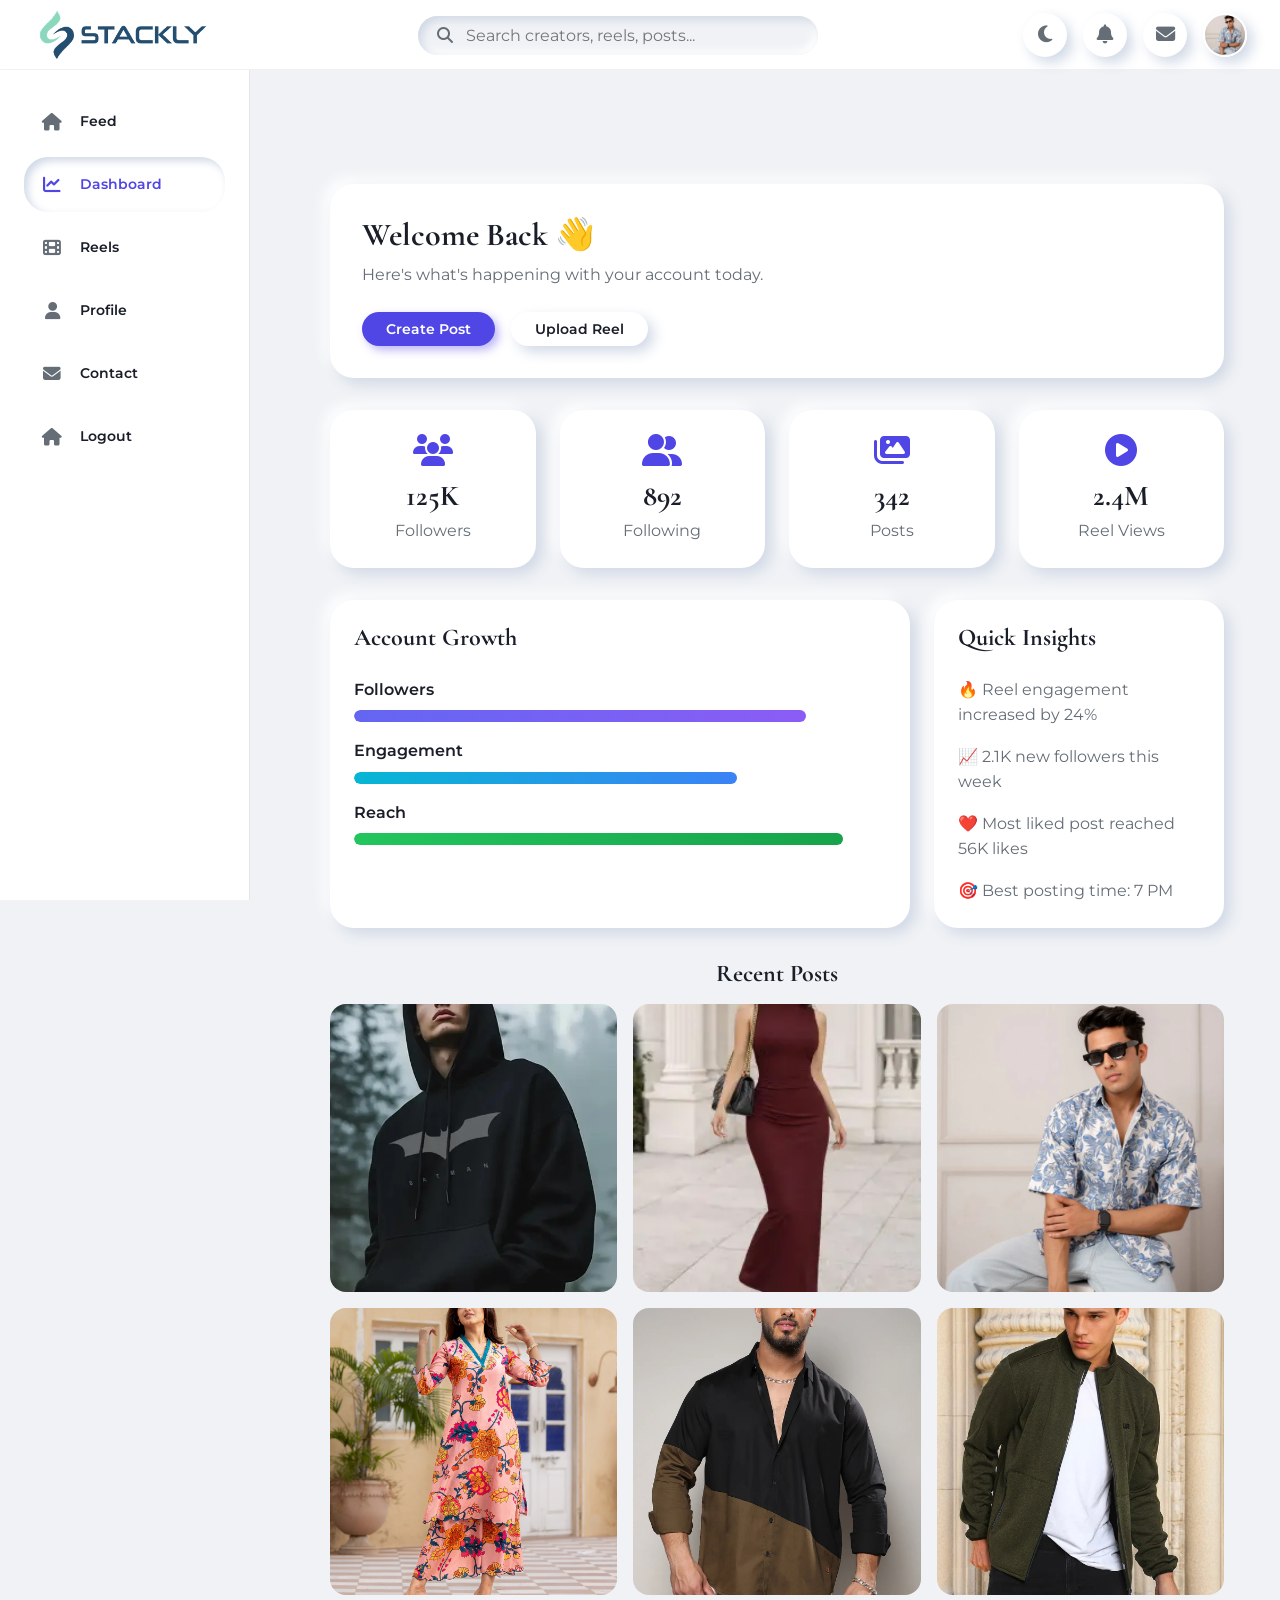
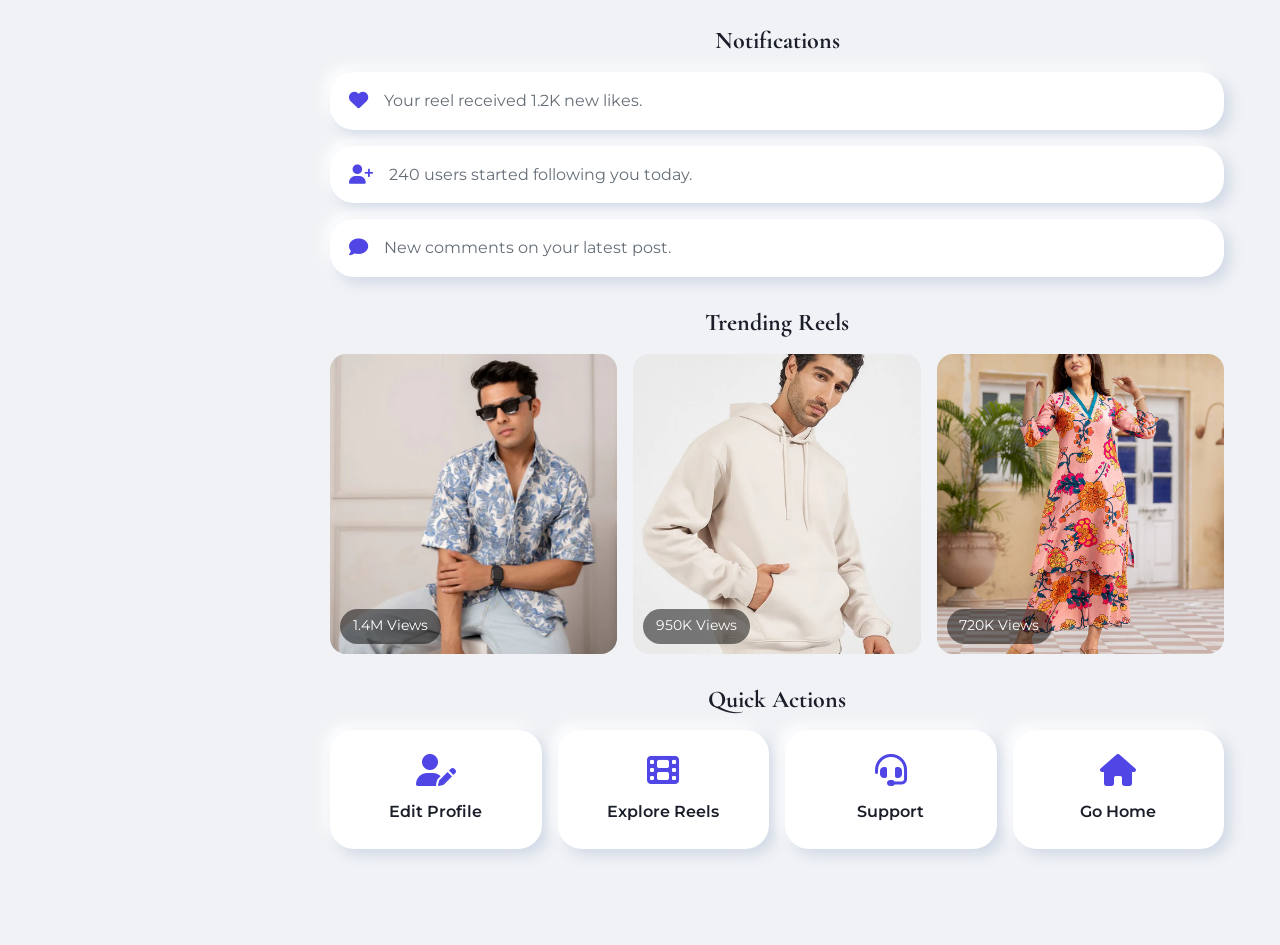
<file: user.html>
<!DOCTYPE html>

<html lang="en">
<head>
    <meta charset="UTF-8">
    <meta name="viewport" content="width=device-width, initial-scale=1.0">
    <title>User Dashboard — StacklyHub</title>


<link rel="preconnect" href="https://fonts.googleapis.com">
<link href="https://fonts.googleapis.com/css2?family=Inter:wght@400;500;600;700;800&display=swap" rel="stylesheet">

<link rel="stylesheet" href="https://cdnjs.cloudflare.com/ajax/libs/font-awesome/6.5.1/css/all.min.css">

<link rel="stylesheet" href="css/common.css">
<link rel="stylesheet" href="css/user.css">


</head>
<body>

<!-- Loader -->

<div class="page-loader">
    <div>
        <div class="loader-logo">StacklyHub</div>
        <div class="loader-spinner"></div>
    </div>
</div>

<!-- Navbar -->

<header class="navbar glass-panel">


<a href="index.html" class="nav-brand">
    <img src="assets/images/stack logo.png" alt="StacklyHub Logo" class="nav-logo">
</a>

<div class="nav-search neu-input-wrapper">
    <i class="fas fa-search"></i>
    <input type="search" class="neu-input" placeholder="Search creators, reels, posts...">
</div>

<div class="nav-actions">

<a href="404.html">
    <button class="icon-btn" id="theme-toggle">
        <i class="fas fa-moon"></i>
    </button>
</a>

<a href="404.html">
    <button class="icon-btn">
        <i class="fas fa-bell"></i>
    </button>
</a>

<a href="404.html">
    <button class="icon-btn">
        <i class="fas fa-envelope"></i>
    </button>
</a>

    <a href="404.html" class="user-profile">
        <img src="assets/images/home 3.webp" alt="Profile" class="avatar">
    </a>

</div>

<button class="hamburger" id="hamburger">
    <i class="fas fa-bars"></i>
</button>


</header>

<div class="app-layout">

<!-- Sidebar -->

<aside class="sidebar-left" id="sidebar-left">

<nav class="nav-links">

    <a href="index.html" class="nav-link">
        <i class="fas fa-home"></i> Feed
    </a>

    <a href="user.html" class="nav-link active">
        <i class="fas fa-chart-line"></i> Dashboard
    </a>

    <a href="explore.html" class="nav-link">
        <i class="fas fa-film"></i> Reels
    </a>

    <a href="profile.html" class="nav-link">
        <i class="fas fa-user"></i> Profile
    </a>

    <a href="contact.html" class="nav-link">
        <i class="fas fa-envelope"></i> Contact
    </a>
 <a href="login.html" class="nav-link">
        <i class="fas fa-home"></i> Logout
    </a>
</nav>


</aside>

<!-- Main Content -->

<main class="dashboard-main">


<!-- Welcome Banner -->
<section class="welcome-banner glass-card">

    <div class="welcome-content">
        <h1>Welcome Back 👋</h1>
        <p>
            Here's what's happening with your account today.
        </p>

        <div class="banner-actions">
            <button class="btn btn-primary">
                Create Post
            </button>

            <button class="btn btn-secondary">
                Upload Reel
            </button>
        </div>
    </div>

</section>

<!-- Stats -->
<section class="dashboard-stats">

    <div class="stat-card glass-card">
        <i class="fas fa-users"></i>
        <h3>125K</h3>
        <p>Followers</p>
    </div>

    <div class="stat-card glass-card">
        <i class="fas fa-user-friends"></i>
        <h3>892</h3>
        <p>Following</p>
    </div>

    <div class="stat-card glass-card">
        <i class="fas fa-images"></i>
        <h3>342</h3>
        <p>Posts</p>
    </div>

    <div class="stat-card glass-card">
        <i class="fas fa-play-circle"></i>
        <h3>2.4M</h3>
        <p>Reel Views</p>
    </div>

</section>

<!-- Analytics -->
<section class="analytics-section">

    <div class="analytics-card glass-card">
        <h2>Account Growth</h2>

        <div class="growth-bars">

            <div class="bar">
                <span>Followers</span>
                <div class="progress">
                    <div class="fill followers"></div>
                </div>
            </div>

            <div class="bar">
                <span>Engagement</span>
                <div class="progress">
                    <div class="fill engagement"></div>
                </div>
            </div>

            <div class="bar">
                <span>Reach</span>
                <div class="progress">
                    <div class="fill reach"></div>
                </div>
            </div>

        </div>

    </div>

    <div class="analytics-card glass-card">
        <h2>Quick Insights</h2>

        <ul class="insight-list">
            <li>🔥 Reel engagement increased by 24%</li>
            <li>📈 2.1K new followers this week</li>
            <li>❤️ Most liked post reached 56K likes</li>
            <li>🎯 Best posting time: 7 PM</li>
        </ul>

    </div>

</section>

<!-- Recent Posts -->
<section class="dashboard-section">

    <div class="section-header">
        <h2>Recent Posts</h2>
    </div>

    <div class="posts-grid">

        <div class="post-card">
            <img src="assets/images/black hodie.webp" alt="">
        </div>

        <div class="post-card">
            <img src="assets/images/eleg.webp" alt="">
        </div>

        <div class="post-card">
            <img src="assets/images/home 3.webp" alt="">
        </div>

        <div class="post-card">
            <img src="assets/images/last.webp" alt="">
        </div>

        <div class="post-card">
            <img src="assets/images/oversize.webp" alt="">
        </div>

        <div class="post-card">
            <img src="assets/images/jacket.webp" alt="">
        </div>

    </div>

</section>

<!-- Notifications -->
<section class="dashboard-section">

    <div class="section-header">
        <h2>Notifications</h2>
    </div>

    <div class="notifications-list">

        <div class="notification glass-card">
            <i class="fas fa-heart"></i>
            <p>Your reel received 1.2K new likes.</p>
        </div>

        <div class="notification glass-card">
            <i class="fas fa-user-plus"></i>
            <p>240 users started following you today.</p>
        </div>

        <div class="notification glass-card">
            <i class="fas fa-comment"></i>
            <p>New comments on your latest post.</p>
        </div>

    </div>

</section>

<!-- Trending Reels -->
<section class="dashboard-section">

    <div class="section-header">
        <h2>Trending Reels</h2>
    </div>

    <div class="reels-grid">

        <div class="reel-card">
            <img src="assets/images/home 3.webp" alt="">
            <span>1.4M Views</span>
        </div>

        <div class="reel-card">
            <img src="assets/images/hoodie.webp" alt="">
            <span>950K Views</span>
        </div>

        <div class="reel-card">
            <img src="assets/images/last.webp" alt="">
            <span>720K Views</span>
        </div>

    </div>

</section>

<!-- Quick Actions -->
<section class="dashboard-section">

    <div class="section-header">
        <h2>Quick Actions</h2>
    </div>

    <div class="actions-grid">

        <a href="profile.html" class="action-card glass-card">
            <i class="fas fa-user-edit"></i>
            <span>Edit Profile</span>
        </a>

        <a href="explore.html" class="action-card glass-card">
            <i class="fas fa-film"></i>
            <span>Explore Reels</span>
        </a>

        <a href="contact.html" class="action-card glass-card">
            <i class="fas fa-headset"></i>
            <span>Support</span>
        </a>

        <a href="index.html" class="action-card glass-card">
            <i class="fas fa-home"></i>
            <span>Go Home</span>
        </a>

    </div>

</section>


</main>

</div>

<script src="js/common.js"></script>

<script src="js/user.js"></script>

</body>
</html>
</file>
<file: css/common.css>
/* ============================================
   StacklyHub — Neumorphism Theme (Stackly-style)
   ============================================ */
@import url('https://fonts.googleapis.com/css2?family=Cormorant+Garamond:ital,wght@0,400;0,600;0,700;1,400&family=Montserrat:wght@300;400;500;600;700&display=swap');

:root {
  --nav-height: 70px;
  --sidebar-width: 250px;
  --sidebar-right-width: 300px;
  --spacing-xs: 4px;
  --spacing-sm: 8px;
  --spacing-md: 16px;
  --spacing-lg: 24px;
  --spacing-xl: 32px;
  --spacing-xxl: 48px;
  --bg-color: #f0f2f5;
  --surface-color: #ffffff;
  --text-primary: #1a1e29;
  --text-secondary: #656d76;
  --text-muted: #8b949e;
  --primary-color: #4f46e5;
  --primary-hover: #4338ca;
  --accent-color: #ec4899;
  --accent-primary: #4f46e5;
  --accent-secondary: #ec4899;
  --border-color: #e5e7eb;
  --border-glass: #e5e7eb;
  --shadow-light: #ffffff;
  --shadow-dark: #d1d9e6;
  --neu-shadow: 6px 6px 14px var(--shadow-dark), -6px -6px 14px var(--shadow-light);
  --neu-shadow-inset: inset 4px 4px 8px var(--shadow-dark), inset -4px -4px 8px var(--shadow-light);
  --neu-shadow-hover: 8px 8px 18px var(--shadow-dark), -8px -8px 18px var(--shadow-light);
  --glass-bg: rgba(255, 255, 255, 0.7);
  --glass-border: rgba(255, 255, 255, 0.4);
  --bg-glass: rgba(255, 255, 255, 0.7);
  --bg-primary: #f0f2f5;
  --bg-secondary: #ffffff;
  --font-main: 'Montserrat', sans-serif;
  --font-heading: 'Cormorant Garamond', serif;
  --font-primary: 'Montserrat', sans-serif;
  --font-display: 'Cormorant Garamond', serif;
  --transition-fast: 0.2s ease;
  --transition-normal: 0.3s ease;
  --radius-sm: 8px;
  --radius-md: 16px;
  --radius-lg: 24px;
  --radius-full: 9999px;
  --navbar-height: 70px;
  --container-max: 1280px;
  --container-padding: 16px;
  --gradient-primary: linear-gradient(135deg, #4f46e5, #ec4899);
}

[data-theme="dark"] {
  --bg-color: #0f172a;
  --surface-color: #1e293b;
  --bg-primary: #0f172a;
  --bg-secondary: #1e293b;
  --text-primary: #f8fafc;
  --text-secondary: #94a3b8;
  --text-muted: #64748b;
  --primary-color: #6366f1;
  --primary-hover: #818cf8;
  --accent-primary: #6366f1;
  --border-color: #334155;
  --border-glass: #334155;
  --shadow-light: #2c3e50;
  --shadow-dark: #070b14;
  --glass-bg: rgba(30, 41, 59, 0.75);
  --glass-border: rgba(255, 255, 255, 0.1);
  --bg-glass: rgba(30, 41, 59, 0.75);
}

*, *::before, *::after { box-sizing: border-box; margin: 0; padding: 0; }

html { scroll-behavior: smooth; overflow-x: hidden; }

body {
  font-family: var(--font-main);
  background-color: var(--bg-color);
  color: var(--text-primary);
  line-height: 1.6;
  overflow-x: hidden;
  transition: background-color var(--transition-normal), color var(--transition-normal);
  padding-top: var(--nav-height);
}

h1, h2, h3, h4, h5, h6 { font-family: var(--font-heading); font-weight: 700; line-height: 1.2; }

a { text-decoration: none; color: inherit; }
ul, ol { list-style: none; }
img { max-width: 100%; display: block; height: auto; }
button, input, textarea, select { font-family: inherit; border: none; outline: none; background: none; }

/* Utilities */
.container { max-width: var(--container-max); margin: 0 auto; padding: 0 var(--spacing-md); }
.d-flex { display: flex; }
.flex-column { flex-direction: column; }
.align-center { align-items: center; }
.justify-center { justify-content: center; }
.justify-between { justify-content: space-between; }
.gap-sm { gap: var(--spacing-sm); }
.gap-md { gap: var(--spacing-md); }
.gap-lg { gap: var(--spacing-lg); }
.w-100 { width: 100%; }
.text-secondary { color: var(--text-secondary); }
.gradient-text {
  background: var(--gradient-primary);
  -webkit-background-clip: text;
  -webkit-text-fill-color: transparent;
  background-clip: text;
}
.section-label { font-size: 0.75rem; font-weight: 600; text-transform: uppercase; letter-spacing: 2px; color: var(--primary-color); }
.section-title { font-size: clamp(1.75rem, 4vw, 2.5rem); margin-bottom: 16px; }
.section-subtitle { color: var(--text-secondary); max-width: 600px; }
.section { padding: 60px 0; }
.section-header { text-align: center; margin-bottom: 40px; }
.section-header .section-subtitle { margin: 0 auto; }

/* Neumorphism */
.neu-card, .glass-card {
  background: var(--surface-color);
  border-radius: var(--radius-lg);
  box-shadow: var(--neu-shadow);
  padding: var(--spacing-lg);
  transition: all var(--transition-normal);
}
.neu-card:hover, .glass-card:hover { transform: translateY(-2px); box-shadow: var(--neu-shadow-hover); }

.neu-button, .btn {
  background: var(--surface-color);
  border-radius: var(--radius-full);
  box-shadow: var(--neu-shadow);
  padding: var(--spacing-sm) var(--spacing-lg);
  color: var(--text-primary);
  font-weight: 600;
  cursor: pointer;
  transition: all var(--transition-fast);
  display: inline-flex;
  align-items: center;
  justify-content: center;
  gap: var(--spacing-sm);
  font-size: 0.9rem;
}
.neu-button:active, .btn:active { box-shadow: var(--neu-shadow-inset); color: var(--primary-color); }
.neu-button.primary, .btn-primary {
  background: var(--primary-color);
  color: white;
  box-shadow: 4px 4px 10px rgba(79, 70, 229, 0.4);
}
.neu-button.primary:hover, .btn-primary:hover { background: var(--primary-hover); transform: translateY(-1px); }
.btn-secondary { background: var(--surface-color); color: var(--text-primary); }
.btn-outline { background: transparent; border: 2px solid var(--primary-color); color: var(--primary-color); box-shadow: none; }
.btn-sm { padding: 6px 14px; font-size: 0.8rem; }
.btn-lg { padding: 14px 28px; font-size: 1rem; }

.neu-input-wrapper { position: relative; width: 100%; }
.neu-input, .form-control {
  background: var(--bg-color);
  border-radius: var(--radius-full);
  box-shadow: var(--neu-shadow-inset);
  padding: var(--spacing-md) var(--spacing-lg);
  color: var(--text-primary);
  width: 100%;
  font-size: 1rem;
  transition: box-shadow var(--transition-fast);
}
textarea.neu-input, textarea.form-control { border-radius: var(--radius-md); resize: vertical; min-height: 80px; }
.neu-input:focus, .form-control:focus { box-shadow: var(--neu-shadow); }
.form-group { margin-bottom: 16px; }
.form-group label { display: block; font-size: 0.85rem; color: var(--text-secondary); margin-bottom: 8px; }

.glass-panel {
  background: var(--glass-bg);
  backdrop-filter: blur(12px);
  -webkit-backdrop-filter: blur(12px);
  border: 1px solid var(--glass-border);
}

.icon-btn {
  width: 44px; height: 44px; border-radius: 50%;
  display: flex; align-items: center; justify-content: center;
  font-size: 1.2rem; cursor: pointer;
  background: var(--surface-color);
  box-shadow: var(--neu-shadow);
  color: var(--text-secondary);
  transition: all var(--transition-fast);
}
.icon-btn:hover { color: var(--primary-color); transform: translateY(-2px); }

.avatar {
  width: 44px; height: 44px; border-radius: 50%;
  object-fit: cover; box-shadow: var(--neu-shadow);
  border: 2px solid var(--surface-color);
}

/* App Navbar */
.navbar {
  height: var(--nav-height);
  position: fixed;
  top: 0;
  left: 0;
  width: 100%;
  z-index: 1000;
  display: flex;
  align-items: center;
  justify-content: space-between;
  padding: 0 var(--spacing-xl);
  transition: all var(--transition-normal);
  background: var(--surface-color);
  backdrop-filter: blur(12px);
  border-bottom: 1px solid rgba(0, 0, 0, 0.06);
}

.nav-brand, .navbar-brand {
  font-family: var(--font-heading);
  font-size: 1.75rem;
  font-weight: 700;
  color: var(--primary-color);
  display: flex;
  align-items: center;
  gap: var(--spacing-sm);
}

.nav-search {
  flex: 1; max-width: 400px; margin: 0 var(--spacing-lg); position: relative;
}
.nav-search i { position: absolute; left: 1.2rem; top: 50%; transform: translateY(-50%); color: var(--text-secondary); }
.nav-search input, .nav-search .neu-input { padding-left: 3rem; padding-top: 10px; padding-bottom: 10px; }

.nav-actions, .navbar-actions { display: flex; align-items: center; gap: var(--spacing-md); }

.user-profile { display: flex; align-items: center; gap: var(--spacing-sm); cursor: pointer; }

.hamburger {
  display: none;
  width: 44px; height: 44px; border-radius: 50%;
  align-items: center; justify-content: center;
  background: var(--surface-color);
  box-shadow: var(--neu-shadow);
  cursor: pointer; color: var(--text-primary); font-size: 1.25rem;
  flex-direction: row; gap: 0; padding: 0;
}
.hamburger span { display: none; }

/* Legacy navbar menu (other pages) */
.navbar .container { display: flex; align-items: center; justify-content: space-between; width: 100%; max-width: 1400px; margin: 0 auto; padding: 0 var(--spacing-md); }
.navbar-menu { display: flex; align-items: center; gap: 4px; }
.nav-link {
  display: flex; align-items: center; gap: var(--spacing-md);
  padding: var(--spacing-md); border-radius: var(--radius-lg);
  color: var(--text-primary); font-weight: 600;
  transition: all var(--transition-fast); font-size: 0.9rem;
}
.navbar-menu .nav-link { padding: 8px 16px; }
.nav-link i { font-size: 1.1rem; color: var(--text-secondary); width: 24px; text-align: center; }
.nav-link:hover { background: var(--surface-color); box-shadow: var(--neu-shadow); color: var(--primary-color); }
.nav-link:hover i { color: var(--primary-color); }
.nav-link.active { background: var(--surface-color); box-shadow: var(--neu-shadow-inset); color: var(--primary-color); }
.nav-link.active i { color: var(--primary-color); }

/* App Layout */
.app-layout {
  display: grid;
  grid-template-columns: 1fr;
  gap: var(--spacing-lg);
  max-width: 1600px;
  margin: var(--spacing-lg) auto var(--spacing-lg) calc(var(--sidebar-width) + var(--spacing-lg));
  padding: 0 var(--spacing-xl);
  min-height: calc(100vh - var(--nav-height) - var(--spacing-lg) * 2);
}

.app-layout.has-right-sidebar {
  grid-template-columns: 1fr var(--sidebar-right-width);
}

.sidebar-left {
  position: fixed;
  top: var(--nav-height);
  left: 0;
  width: var(--sidebar-width);
  height: calc(100vh - var(--nav-height));
  overflow-y: auto;
  scrollbar-width: none;
  background: var(--surface-color);
  border-right: 1px solid var(--border-color);
  padding: var(--spacing-lg);
  z-index: 900;
}

.sidebar-left::-webkit-scrollbar { display: none; }

.sidebar-right {
  position: sticky;
  top: calc(var(--nav-height) + var(--spacing-lg));
  height: fit-content;
  max-height: calc(100vh - var(--nav-height) - var(--spacing-lg) * 2);
  overflow-y: auto;
}
.sidebar-right::-webkit-scrollbar { display: none; }

.nav-links { display: flex; flex-direction: column; gap: var(--spacing-sm); margin-bottom: var(--spacing-lg); }

.main-content { display: flex; flex-direction: column; gap: var(--spacing-lg); min-width: 0; }

/* Post actions */
.post-actions {
  display: flex; justify-content: space-between;
  border-top: 1px solid var(--border-color);
  padding-top: var(--spacing-sm);
  color: var(--text-secondary);
}
.post-actions button {
  background: transparent; box-shadow: none;
  padding: 0.5rem 1rem; cursor: pointer;
  color: var(--text-secondary); font-weight: 500;
  display: inline-flex; align-items: center; gap: 6px;
  border-radius: var(--radius-sm);
  transition: color var(--transition-fast);
}
.post-actions button:hover { color: var(--primary-color); }
.post-actions button.liked { color: var(--accent-color); }
.post-actions button.liked i { font-weight: 900; }

/* Link preview */
.link-preview {
  display: flex; align-items: center; gap: var(--spacing-md);
  background: var(--bg-color);
  border: 1px solid var(--border-color);
  border-radius: var(--radius-md);
  overflow: hidden;
  margin-bottom: var(--spacing-md);
  transition: box-shadow var(--transition-fast);
}
.link-preview:hover { box-shadow: var(--neu-shadow); }
.link-preview img { width: 120px; height: 120px; object-fit: cover; flex-shrink: 0; }
.link-preview-body { padding: var(--spacing-sm) var(--spacing-md) var(--spacing-sm) 0; }
.link-preview-body h5 { margin-bottom: 4px; font-family: var(--font-main); font-size: 0.95rem; }
.link-preview-body p { font-size: 0.85rem; color: var(--text-secondary); display: -webkit-box; -webkit-line-clamp: 2; -webkit-box-orient: vertical; overflow: hidden; }
.link-preview-body span { font-size: 0.75rem; color: var(--text-secondary); margin-top: 6px; display: inline-block; }

.post-media { border-radius: var(--radius-md); margin-bottom: var(--spacing-md); width: 100%; max-height: 400px; object-fit: cover; }
.footer{
    margin: 80px 0 0 calc(var(--sidebar-width) + var(--spacing-lg));
    width: min(100%, calc(100vw - var(--sidebar-width) - var(--spacing-lg)));
    max-width: calc(100% - var(--sidebar-width) - var(--spacing-lg));
    box-sizing: border-box;
    padding: 60px var(--spacing-xl) 0;
    position: relative;
    z-index: 1;
    background: transparent;
    border-top: none;
}

.footer-container{
    display: grid;
    grid-template-columns: 2fr 1fr 1fr 1.5fr;
    gap:40px;
    padding:0 30px;
}

.footer-logo{
    display:flex;
    align-items:center;
    gap:10px;
    font-size:1.5rem;
    font-weight:700;
    color:var(--text-primary);
    text-decoration:none;
    margin-bottom:15px;
}

.footer-brand p{
    color:var(--text-secondary);
    line-height:1.8;
    margin-bottom:20px;
}

.footer-col h3{
    margin-bottom:20px;
    font-size:1.1rem;
}

.footer-col a{
    display:block;
    margin-bottom:12px;
    color:var(--text-secondary);
    text-decoration:none;
    transition:.3s;
}

.footer-col a:hover{
    color:var(--accent-color);
    padding-left:5px;
}

.footer-social{
    display:flex;
    gap:12px;
}

.footer-social a{
    width:42px;
    height:42px;
    border-radius:50%;
    display:flex;
    align-items:center;
    justify-content:center;
    background:rgba(255,255,255,.05);
    color:var(--text-primary);
    transition:.3s;
}

.footer-social a:hover{
    background:var(--accent-color);
    color: white;
    transform:translateY(-5px);
}

.footer-social a:hover i{
    color: white;
}

.newsletter{
    display:flex;
    margin-top:15px;
}

.newsletter input{
    flex:1;
    height:48px;
    border:none;
    outline:none;
    padding:0 15px;
    border-radius:12px 0 0 12px;
    background:rgba(255,255,255,.06);
    color:white;
}

.newsletter button{
    width:55px;
    border:none;
    cursor:pointer;
    border-radius:0 12px 12px 0;
    background:var(--accent-color);
    color:white;
}

.footer-bottom{
    margin-top:40px;
    text-align:center;
    padding:20px;
    border-top:1px solid rgba(255,255,255,.08);
    color:var(--text-secondary);
}
/* Earth Preloader */
.earth, .page-loader {
  position: fixed; inset: 0;
  background-color: var(--bg-color);
  z-index: 99999;
  display: flex; flex-direction: column;
  justify-content: center; align-items: center;
  transition: opacity 0.5s ease, visibility 0.5s ease;
}
.earth.hidden, .page-loader.hidden { opacity: 0; visibility: hidden; pointer-events: none; }
.earth-loader {
  width: 7.5em; height: 7.5em;
  background-color: #3344c1;
  position: relative; overflow: hidden;
  border-radius: 50%;
  box-shadow: inset 0 0.5em rgba(255,255,255,0.25), inset 0 -0.5em rgba(0,0,0,0.25);
  border: solid 0.15em white;
}
.earth-loader svg { position: absolute; width: 7em; height: auto; }
.earth-loader svg:nth-child(1) { bottom: -2em; animation: round1 5s infinite linear 0.75s; }
.earth-loader svg:nth-child(2) { top: -3em; animation: round1 5s infinite linear; }
.earth-loader svg:nth-child(3) { top: -2.5em; animation: round2 5s infinite linear; }
.earth-loader svg:nth-child(4) { bottom: -2.2em; animation: round2 5s infinite linear 0.75s; }
.earth p, .loader-logo { color: var(--text-primary); margin-top: 16px; font-size: 1.1rem; font-weight: 500; }
.loader-spinner { width: 48px; height: 48px; border: 3px solid var(--border-color); border-top-color: var(--primary-color); border-radius: 50%; animation: spin 0.8s linear infinite; }

/* Scroll reveal */
.reveal, .reveal-left, .reveal-right, .reveal-zoom, .animate-card {
  opacity: 0; transform: translateY(20px);
  transition: opacity 0.6s ease, transform 0.6s ease;
}
.reveal.visible, .reveal-left.visible, .reveal-right.visible, .reveal-zoom.visible, .animate-card.visible {
  opacity: 1; transform: translateY(0);
}
.reveal-left { transform: translateX(-20px); }
.reveal-right { transform: translateX(20px); }
.reveal-left.visible { transform: translateX(0); }
.reveal-right.visible { transform: translateX(0); }
.delay-1 { transition-delay: 0.1s; }
.delay-2 { transition-delay: 0.2s; }
.delay-3 { transition-delay: 0.3s; }

.ripple { position: absolute; border-radius: 50%; background: rgba(255,255,255,0.3); transform: scale(0); animation: rippleEffect 0.6s ease-out; pointer-events: none; }
.btn-ripple { position: relative; overflow: hidden; }

@keyframes spin { to { transform: rotate(360deg); } }
@keyframes rippleEffect { to { transform: scale(4); opacity: 0; } }
@keyframes round1 {
  0% { left: -2em; opacity: 1; } 30% { left: -6em; opacity: 1; } 31% { left: -6em; opacity: 0; }
  35% { left: 7em; opacity: 0; } 45% { left: 7em; opacity: 1; } 100% { left: -2em; opacity: 1; }
}
@keyframes round2 {
  0% { left: 5em; opacity: 1; } 75% { left: -7em; opacity: 1; } 76% { left: -7em; opacity: 0; }
  80% { left: 8em; opacity: 0; } 90% { left: 8em; opacity: 1; } 100% { left: 5em; opacity: 1; }
}

/* FAQ */
.faq-item { margin-bottom: 12px; border: 1px solid var(--border-color); border-radius: var(--radius-sm); overflow: hidden; }
.faq-question { width: 100%; display: flex; justify-content: space-between; align-items: center; padding: 18px 20px; background: var(--surface-color); color: var(--text-primary); font-weight: 600; cursor: pointer; text-align: left; box-shadow: var(--neu-shadow); }
.faq-answer { max-height: 0; overflow: hidden; transition: max-height var(--transition-normal); }
.faq-item.active .faq-answer { max-height: 200px; }
.faq-answer p { padding: 0 20px 18px; color: var(--text-secondary); font-size: 0.95rem; }

/* Responsive */
@media (max-width: 1200px) {
  .sidebar-right { display: none; }
  .footer-grid { grid-template-columns: 1fr 1fr; }
}

@media (max-width: 1024px) {
  .navbar { padding: 0 var(--spacing-md); }
  .nav-search { display: none; }
  .app-layout { grid-template-columns: 1fr; padding: 0 var(--spacing-sm); margin: var(--spacing-md) auto; }
  .sidebar-left {
    position: fixed; left: -280px; top: var(--nav-height); width: 280px; height: calc(100vh - var(--nav-height));
    background: var(--surface-color); z-index: 999; padding: calc(var(--nav-height) + 20px) 20px 20px;
    box-shadow: var(--neu-shadow-hover); transition: left var(--transition-normal);
  }
  .sidebar-left.active { left: 0; }
  .hamburger { display: flex; }
  .nav-actions .icon-btn:not(#theme-toggle), .nav-actions .user-profile { display: none; }
  .navbar-menu {
    position: fixed; top: 0; right: -100%; width: 280px; height: 100vh;
    background: var(--surface-color); flex-direction: column; align-items: flex-start;
    padding: 100px 24px 24px; z-index: 999; transition: right var(--transition-normal);
    box-shadow: var(--neu-shadow-hover);
  }
  .navbar-menu.active { right: 0; }
  .footer, .site-footer { margin-left: 0; max-width: 100%; }
}

@media (max-width: 768px) {
  .footer, .site-footer {
    margin: 50px 0 0;
    width: 100%;
    max-width: 100%;
    padding: 60px 20px 0;
  }
  .footer-container {
    grid-template-columns: 1fr !important;
    gap: 30px;
    padding: 0 20px;
    text-align: center;
  }
  .footer-logo {
    justify-content: center;
  }
  .footer-social {
    justify-content: center;
    flex-wrap: wrap;
  }
  .footer-col {
    display: flex;
    flex-direction: column;
    align-items: center;
  }
  .newsletter {
    flex-direction: column;
    gap: 10px;
  }
  .newsletter input {
    width: 100%;
    border-radius: 12px;
  }
  .newsletter button {
    width: 100%;
    height: 50px;
    border-radius: 12px;
  }
  .footer-bottom {
    padding: 15px;
    font-size: 14px;
  }

  .footer-grid { grid-template-columns: 1fr; }
  .section { padding: 40px 0; }
  .app-layout { padding: 0 var(--spacing-md); }
  .footer-content, .footer-grid { padding: 0 var(--spacing-md); }
}

@media (max-width: 576px) {
  .neu-card, .glass-card { padding: var(--spacing-md); }
}

@media (max-width: 375px) { .nav-brand, .navbar-brand { font-size: 1.25rem; } }

@media (min-width: 1440px) { .app-layout { max-width: 1700px; } }
.footer-logo{
    display: flex;
    align-items: center;
    justify-content: center;
    text-decoration: none;
    width: 100%;
}

.footer-logo-img{
    width: 180px;
    max-width: 100%;
    height: auto;
    object-fit: contain;
    display: block;
}

/* Tablet */
@media (max-width: 992px){
    .footer-logo-img{
        width: 160px;
    }
}

/* Mobile */
@media (max-width: 768px){
    .footer-logo{
        justify-content: center;
    }

    .footer-logo-img{
        width: 140px;
    }
}

/* Small Mobile */
@media (max-width: 480px){
    .footer-logo-img{
        width: 120px;
    }
}

/* Extra Small Devices */
@media (max-width: 320px){
    .footer-logo-img{
        width: 100px;
    }
}
.nav-brand{
    display: flex;
    align-items: center;
    text-decoration: none;
}

.nav-logo{
    width: 180px;
    height: auto;
    object-fit: contain;
    display: block;
}

/* Tablet */
@media (max-width: 768px){
    .nav-logo{
        width: 140px;
    }
}

/* Mobile */
@media (max-width: 480px){
    .nav-logo{
        width: 120px;
    }
}

/* Very Small Devices */
@media (max-width: 360px){
    .nav-logo{
        width: 100px;
    }
}
</file>
<file: css/user.css>
/* ==========================================
StacklyHub User Dashboard CSS
========================================== */

.dashboard-main{
padding: calc(var(--navbar-height) + 20px) 24px 40px;
width: 100%;
}

/* Welcome Banner */

.welcome-banner{
padding: 2rem;
margin-bottom: 2rem;
border-radius: var(--radius-lg);
}

.welcome-content h1{
font-size: 2rem;
margin-bottom: .5rem;
}

.welcome-content p{
color: var(--text-secondary);
margin-bottom: 1.5rem;
}

.banner-actions{
display:flex;
gap:1rem;
flex-wrap:wrap;
}

/* Stats */

.dashboard-stats{
display:grid;
grid-template-columns:repeat(4,1fr);
gap:1.5rem;
margin-bottom:2rem;
}

.stat-card{
padding:1.5rem;
text-align:center;
transition:.3s;
}

.stat-card:hover{
transform:translateY(-5px);
}

.stat-card i{
font-size:2rem;
color:var(--accent-primary);
margin-bottom:.8rem;
}

.stat-card h3{
font-size:1.8rem;
margin-bottom:.3rem;
}

.stat-card p{
color:var(--text-secondary);
}

/* Analytics */

.analytics-section{
display:grid;
grid-template-columns:2fr 1fr;
gap:1.5rem;
margin-bottom:2rem;
}

.analytics-card{
padding:1.5rem;
}

.analytics-card h2{
margin-bottom:1.5rem;
}

.growth-bars{
display:flex;
flex-direction:column;
gap:1rem;
}

.bar span{
display:block;
margin-bottom:.5rem;
font-weight:600;
}

.progress{
height:12px;
background:rgba(255,255,255,.08);
border-radius:50px;
overflow:hidden;
}

.fill{
height:100%;
border-radius:50px;
}

.followers{
width:85%;
background:linear-gradient(90deg,#6366f1,#8b5cf6);
}

.engagement{
width:72%;
background:linear-gradient(90deg,#06b6d4,#3b82f6);
}

.reach{
width:92%;
background:linear-gradient(90deg,#22c55e,#16a34a);
}

.insight-list{
display:flex;
flex-direction:column;
gap:1rem;
}

.insight-list li{
list-style:none;
color:var(--text-secondary);
}

/* Sections */

.dashboard-section{
margin-bottom:2rem;
}

.section-header{
margin-bottom:1rem;
}

.section-header h2{
font-size:1.5rem;
}

/* Posts Grid */

.posts-grid{
display:grid;
grid-template-columns:repeat(3,1fr);
gap:1rem;
}

.post-card{
overflow:hidden;
border-radius:16px;
aspect-ratio:1;
}

.post-card img{
width:100%;
height:100%;
object-fit:cover;
transition:.4s;
}

.post-card:hover img{
transform:scale(1.08);
}

/* Notifications */

.notifications-list{
display:flex;
flex-direction:column;
gap:1rem;
}

.notification{
padding:1rem 1.2rem;
display:flex;
align-items:center;
gap:1rem;
}

.notification i{
color:var(--accent-primary);
font-size:1.2rem;
}

.notification p{
color:var(--text-secondary);
}

/* Reels */

.reels-grid{
display:grid;
grid-template-columns:repeat(3,1fr);
gap:1rem;
}

.reel-card{
position:relative;
overflow:hidden;
border-radius:16px;
}

.reel-card img{
width:100%;
height:300px;
object-fit:cover;
}

.reel-card span{
position:absolute;
bottom:10px;
left:10px;
padding:.4rem .8rem;
background:rgba(0,0,0,.5);
border-radius:20px;
color:#fff;
font-size:.85rem;
}

/* Actions */

.actions-grid{
display:grid;
grid-template-columns:repeat(4,1fr);
gap:1rem;
}

.action-card{
text-decoration:none;
color:inherit;
padding:1.5rem;
text-align:center;
transition:.3s;
}

.action-card:hover{
transform:translateY(-5px);
}

.action-card i{
font-size:2rem;
color:var(--accent-primary);
margin-bottom:.8rem;
display:block;
}

.action-card span{
font-weight:600;
}

/* Tablet */

@media(max-width:1024px){

.dashboard-stats{
grid-template-columns:repeat(2,1fr);
}

.analytics-section{
grid-template-columns:1fr;
}

.actions-grid{
grid-template-columns:repeat(2,1fr);
}

}

/* Mobile */

@media(max-width:768px){

.dashboard-main{
padding:calc(var(--navbar-height) + 15px) 15px 30px;
}

.welcome-content h1{
font-size:1.6rem;
}

.posts-grid{
grid-template-columns:repeat(2,1fr);
}

.reels-grid{
grid-template-columns:1fr;
}

}

/* Small Mobile */

@media(max-width:480px){

.dashboard-stats{
grid-template-columns:1fr;
}

.posts-grid{
grid-template-columns:1fr;
}

.actions-grid{
grid-template-columns:1fr;
}

.banner-actions{
flex-direction:column;
}

.notification{
flex-direction:column;
text-align:center;
}

}
/* ==========================
   Large Tablet
========================== */
@media (max-width: 992px) {

  .dashboard-stats {
    grid-template-columns: repeat(2, 1fr);
  }

  .analytics-section {
    grid-template-columns: 1fr;
  }

  .posts-grid,
  .reels-grid {
    grid-template-columns: repeat(2, 1fr);
  }

  .actions-grid {
    grid-template-columns: repeat(2, 1fr);
  }
}

/* ==========================
   Tablet
========================== */
@media (max-width: 768px) {

  .dashboard-main {
    padding: calc(var(--navbar-height) + 15px) 15px 30px;
  }

  .welcome-banner {
    padding: 1.5rem;
    text-align: center;
  }

  .welcome-content h1 {
    font-size: 1.6rem;
  }

  .banner-actions {
    justify-content: center;
  }

  .posts-grid {
    grid-template-columns: repeat(2, 1fr);
  }

  .reels-grid {
    grid-template-columns: 1fr;
  }

  .actions-grid {
    grid-template-columns: repeat(2, 1fr);
  }

  .notification {
    flex-direction: column;
    text-align: center;
  }
}

/* ==========================
   Mobile
========================== */
@media (max-width: 576px) {

  .dashboard-stats {
    grid-template-columns: 1fr;
  }

  .posts-grid {
    grid-template-columns: 1fr;
  }

  .actions-grid {
    grid-template-columns: 1fr;
  }

  .welcome-banner {
    padding: 1rem;
  }

  .welcome-content h1 {
    font-size: 1.4rem;
  }

  .banner-actions {
    flex-direction: column;
  }

  .banner-actions .btn {
    width: 100%;
  }

  .analytics-card,
  .stat-card,
  .notification,
  .action-card {
    padding: 1rem;
  }

  .reel-card img {
    height: 220px;
  }
}

/* ==========================
   Small Mobile
========================== */
@media (max-width: 375px) {

  .dashboard-main {
    padding-left: 10px;
    padding-right: 10px;
  }

  .welcome-content h1 {
    font-size: 1.2rem;
  }

  .section-header h2 {
    font-size: 1.2rem;
  }

  .stat-card h3 {
    font-size: 1.4rem;
  }

  .action-card i {
    font-size: 1.5rem;
  }
}
/* Fix horizontal overflow */
html,
body {
  overflow-x: hidden;
  width: 100%;
}

.dashboard-main {
  width: 100%;
  max-width: 100%;
  overflow-x: hidden;
}

.posts-grid,
.reels-grid,
.dashboard-stats,
.analytics-section,
.actions-grid {
  width: 100%;
  max-width: 100%;
}

img {
  max-width: 100%;
  height: auto;
}
</file>
